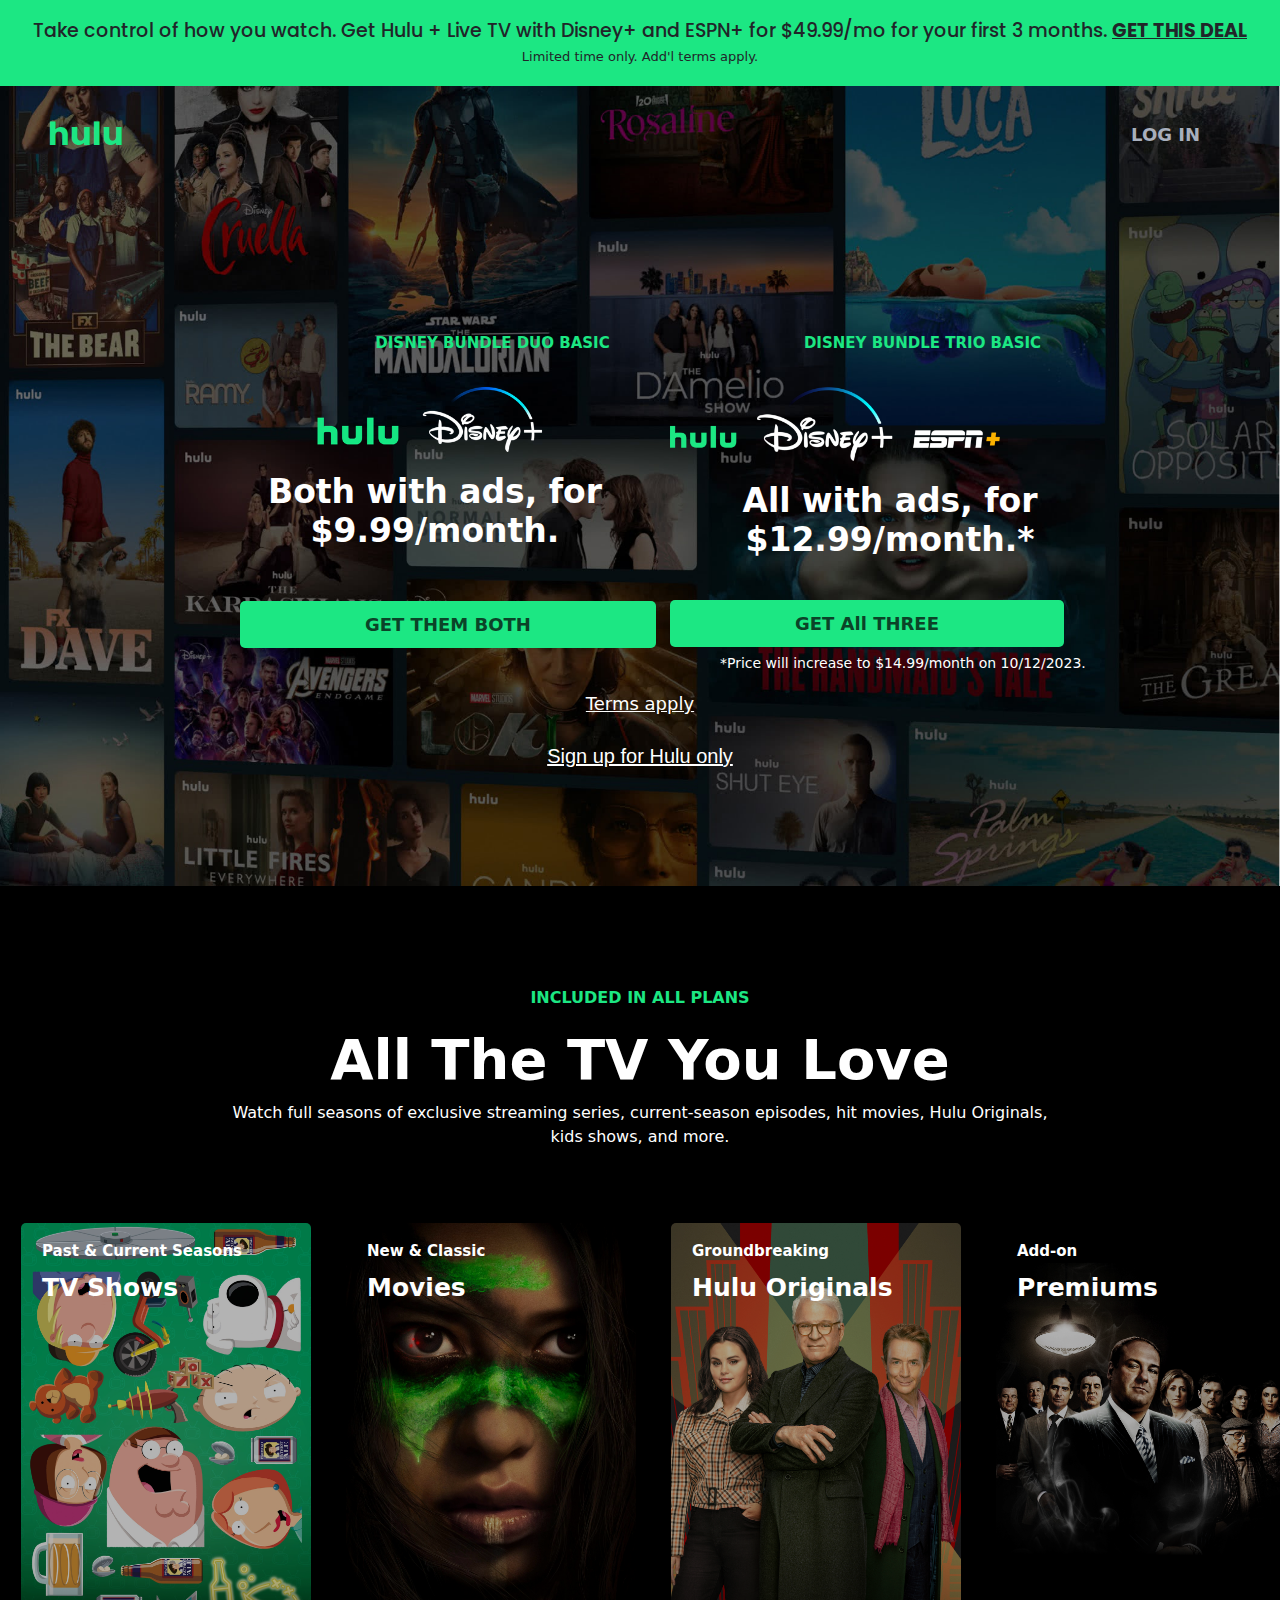
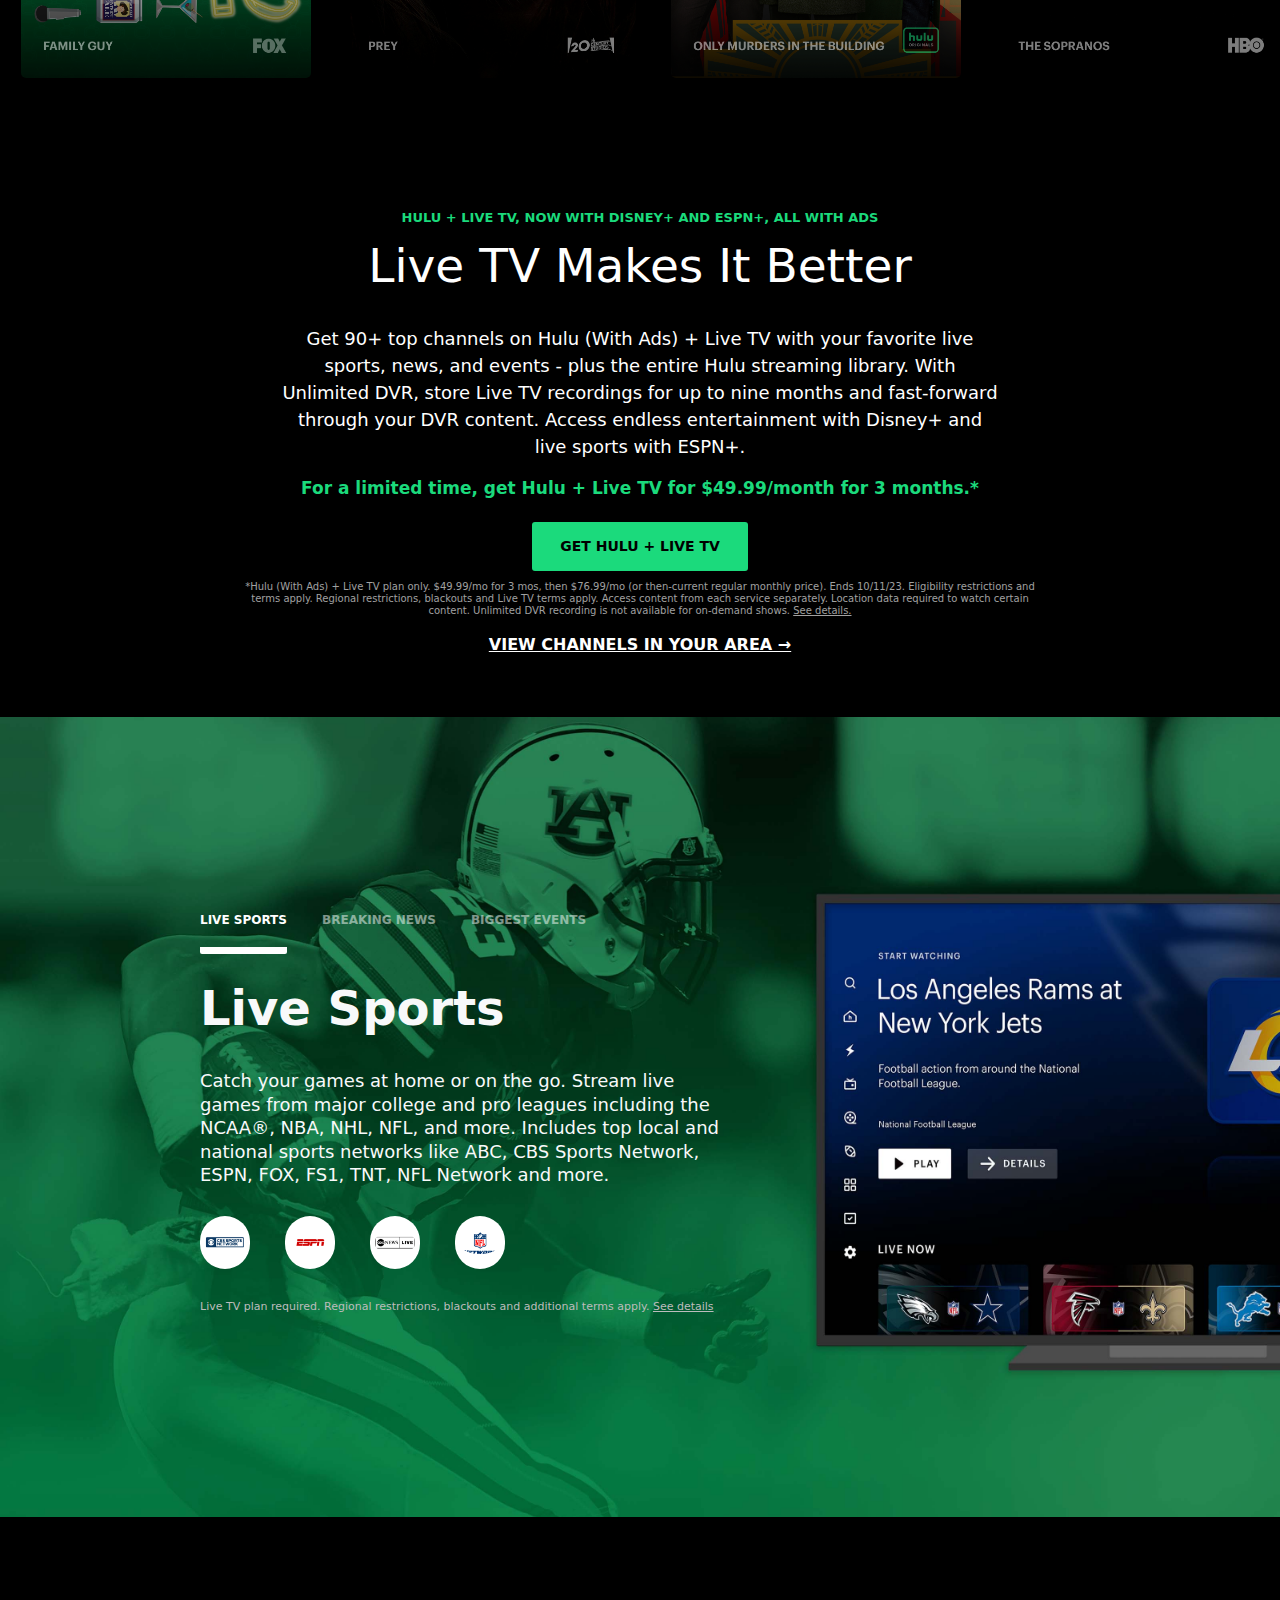
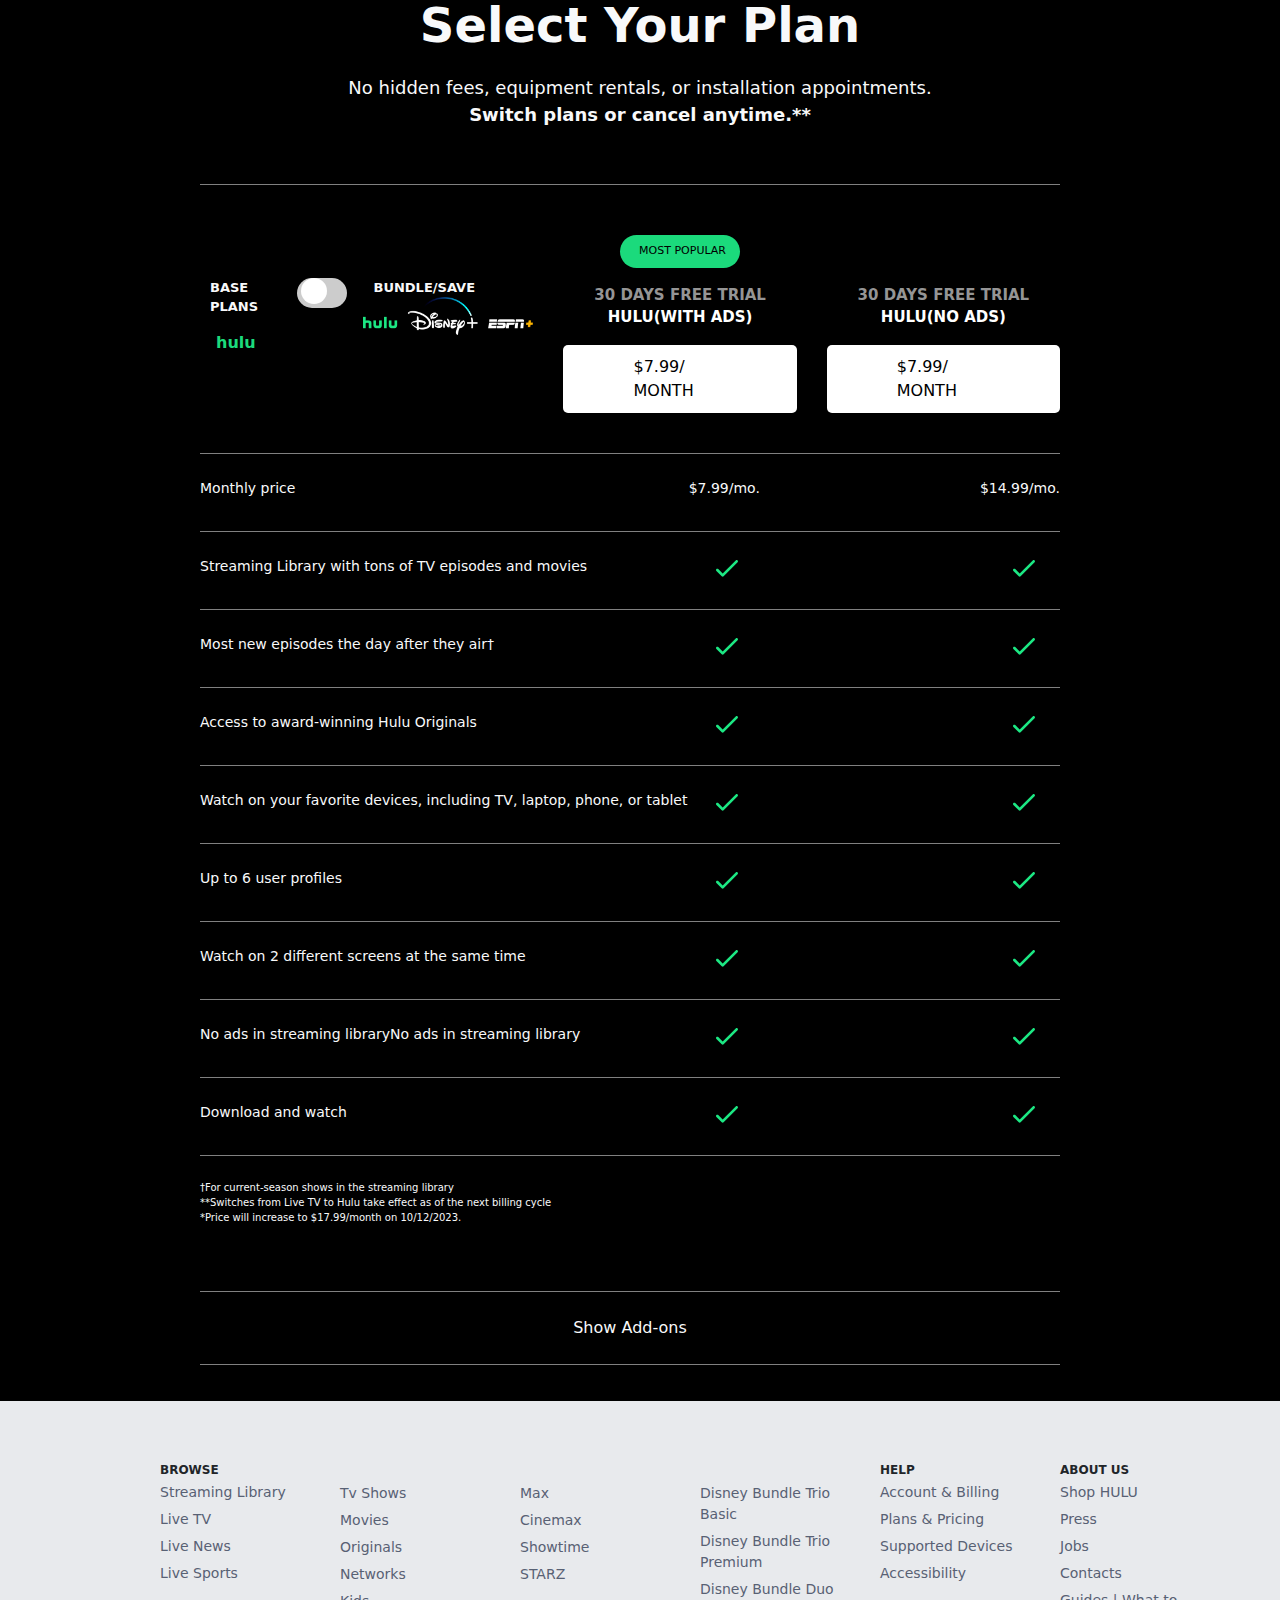
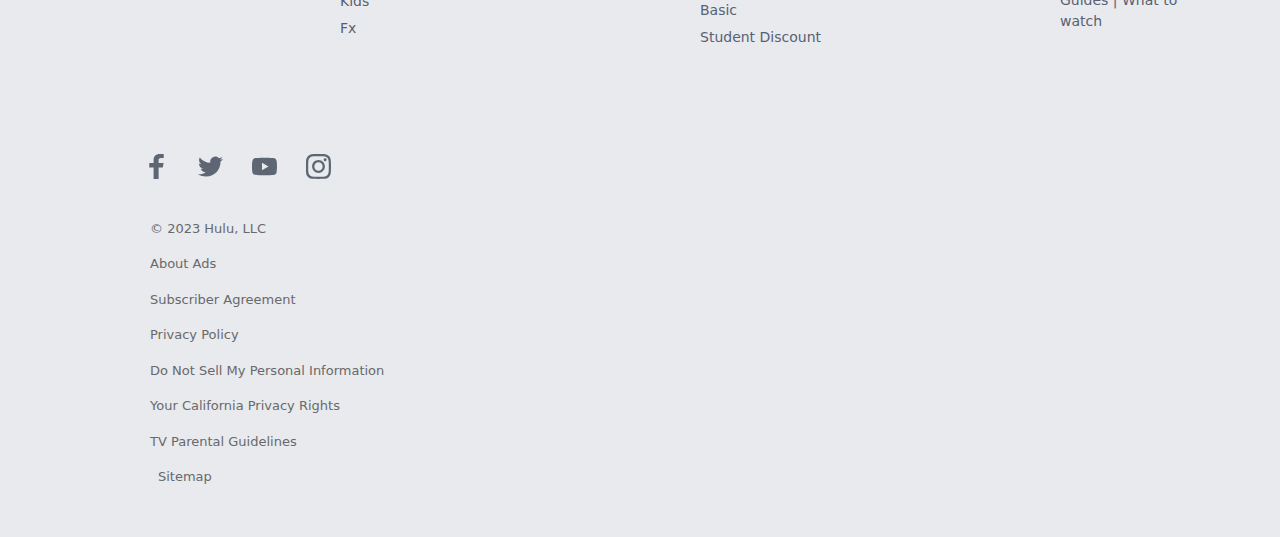
<file: index.html>
<!DOCTYPE html>
<html lang="en">
<head>
    <meta charset="UTF-8">
    <meta name="viewport" content="width=device-width, initial-scale=1.0">
    <title>hulu-clone</title>
    <link rel="stylesheet" href="style.css">
    <link rel="stylesheet" href="bootstrap-5.3.2-dist/css/bootstrap.css">
    <link rel="preconnect" href="https://fonts.googleapis.com">
<link rel="preconnect" href="https://fonts.gstatic.com" crossorigin>
<link href="https://fonts.googleapis.com/css2?family=Poppins:wght@400;500;600;700;800&display=swap" rel="stylesheet">
<link rel="stylesheet" href="signin.css">
</head>
<body>
    <header class="">
        <h3 align="center" class=" mb-0">Take control of how you watch. Get Hulu + Live TV with Disney+ and ESPN+ for $49.99/mo for your first 3 months. <span class="text-decoration-underline fw-bolder">GET THIS DEAL</span></h3>
        <p align="center" class="mt-1">Limited time only. Add'l terms apply.</p>
    </header>

  <div class="main1">
    <div class="d-flex justify-content-between align-items-center pt-4 button">
      <p class="ms-5">hulu</p>
    <a class="  text-decoration-none mb-3"   data-bs-toggle="modal" data-bs-target="#staticBackdrop" href="#">LOG IN</a>
    </div>

    <div  class="main1-sub-div ">
      <div class="main1-sub">
        <p align="center" class="fw-bold   main1-sub-head">DISNEY BUNDLE DUO BASIC</p>
        <div>
          <img  class="mt-3 " src="Images/MAIN1-image 2.png" alt="">
          
        </div>
        <p align="center" class="main1-sub-detail   ">Both with ads, for 
           $9.99/month.</p>
           <a class="text-decoration-none fw-bold" href="">GET THEM BOTH</a>
      </div>
  
      <div class="main2-sub ms-0">
        <p align="center" class="fw-bold   main1-sub-head">DISNEY BUNDLE TRIO BASIC</p>
        <div>
          <img  class="mt-3 image2 " src="Images/MAIN1-image 1.png" alt="">
          
        </div>
        <p align="center" class="main1-sub-detail  ">All with ads, for 
           $12.99/month.*</p>
           <a class="text-decoration-none fw-bold" href="">GET All THREE</a>
           <p class="mt-3 ">*Price will increase to $14.99/month on 10/12/2023.</p>
      </div>
    </div>

    <a align="center" class="d-block mb-4 link-1" href="#">Terms apply</a>
 
    <a align="center" class="d-block link-2" href=" signup.html">Sign up for Hulu only</a>

    
  </div>


  <div class="main02">
      <p align="center" class="head1">INCLUDED IN ALL PLANS</p>
      <h1 align="center" class="display-4 fw-bold head2">All The TV You Love</h1>
      <p align="center" class="pb-5 head3 ">Watch full seasons of exclusive streaming series, current-season episodes, hit movies, Hulu Originals, <br> kids shows, and more.</p>

      <div class=" ps-1 thumbnails">

        <div class="thumbnail-1 library_item-gradient me-2">
            <div class="thumbnail-1-img-div">
              <img class="thumbnail-1-img" src="Images/thumbnail-1.png" alt="">
              <p class="fw-bold  pt-3 ps-3 thumbnail-head">Past & Current Seasons</p> 

            <h5 class="fw-bold ps-3 thumbnail-foot">TV Shows</h5>
            </div>
          
             

          </div>

            
        <div class="thumbnail-1 library_item-gradient me-2">
          <div class="thumbnail-1-img-div">
            <img class="thumbnail-1-img" src="Images/thumbnail-2.jpg" alt="">
            <p class="fw-bold  pt-3 ps-3 thumbnail-head">New & Classic</p> 

          <h5 class="fw-bold ps-3 thumbnail-foot">Movies</h5>
          </div>
        
           

        </div>

        <div class="thumbnail-1 library_item-gradient me-2">
          <div class="thumbnail-1-img-div">
            <img class="thumbnail-1-img" src="Images/thumnail-3.png" alt="">
            <p class="fw-bold  pt-3 ps-3 thumbnail-head">Groundbreaking</p> 

          <h5 class="fw-bold ps-3 thumbnail-foot">Hulu Originals</h5>
          </div>
        
           

        </div>

        <div class="thumbnail-1 library_item-gradient me-2">
          <div class="thumbnail-1-img-div">
            <img class="thumbnail-1-img" src="Images/thumbnail-4.png" alt="">
            <p class="fw-bold  pt-3 ps-3 thumbnail-head">Add-on</p> 

          <h5 class="fw-bold ps-3 thumbnail-foot">Premiums</h5>
          </div>
        
           

        </div>

          <!-- <div class="thumbnail-2 library_item-gradient me-2">
            <p class="fw-bold  pt-4 ps-3">New & Classic</p> 

           <h5 class="fw-normal ps-3">Movies</h5>

         </div>

         <div class="thumbnail-3 library_item-gradient me-2">
          <p class="fw-bold  pt-4 ps-3">Groundbreaking</p> 

         <h5 class="fw-normal ps-3">Hulu Originals</h5>

       </div>

       <div class="thumbnail-4 library_item-gradient me-2">
        <p class="fw-bold  pt-4 ps-3">Add-on</p> 

       <h5 class="fw-normal ps-3">Premiums</h5>

     </div> -->
    
      </div>
      

      <div class="main02-bottom-details">
        <p class="head-1">HULU + LIVE TV, NOW WITH DISNEY+ AND ESPN+, ALL WITH ADS</p>

        <h1 class="head-2 ">Live TV Makes It Better</h1>
  
        <p align="center" class="head-3">Get 90+ top channels on Hulu (With Ads) + Live TV with your favorite live sports, news, and events - plus the entire Hulu streaming library. With Unlimited DVR, store Live TV recordings for up to nine months and fast-forward through your DVR content. Access endless entertainment with Disney+ and live sports with ESPN+.</p>
  
        <p  class="head-4">For a limited time, get Hulu + Live TV for $49.99/month for 3 months.*</p>

        <a class=" text-decoration-none fw-bold head-5" href="#">GET HULU + LIVE TV</a>

        <p align="center" class="head-6">*Hulu (With Ads) + Live TV plan only. $49.99/mo for 3 mos, then $76.99/mo (or then-current regular monthly price). Ends 10/11/23. Eligibility restrictions and terms apply. Regional restrictions, blackouts and Live TV terms apply. Access content from each service separately. Location data required to watch certain content. Unlimited DVR recording is not available for on-demand shows. <span><a href="#">See details.</a></span></p>

        <a class="head-7 fw-bold" href="#"> VIEW CHANNELS IN YOUR AREA →</a>
      </div>

     

  </div>


  <div class="main03">
      
        
      
      <div class="header">
          <a class="a1" href="#">LIVE SPORTS</a>
          <a class="a2" href="#">BREAKING NEWS</a>
          <a class="a3" href="#">BIGGEST EVENTS</a>
      </div>

      <h1 class="display-5  fw-bold text-light">Live Sports</h1>
      <p class="text-light nba ">Catch your games at home or on the go. Stream live games from major college and pro leagues including the NCAA®, NBA, NHL, NFL, and more. Includes top local and national sports networks like ABC, CBS Sports Network, ESPN, FOX, FS1, TNT, NFL Network and more.</p>

      <div class="sport-images">
          <img src="Images/sport-3.png" alt="">
          <img src="Images/sport-4.png" alt="">
          <img src="Images/sport-1.png" alt="">
          <img src="Images/sport-2.png" alt="">
      </div>
      <p  class="footer">Live TV plan required. Regional restrictions, blackouts and additional terms apply. <span><a href="#">See details</a></span> </p>
  </div>

  <div class="main04">
      <h1 align="center" class="text-light fw-bold display-5">Select Your Plan</h1>
      <p align="center" class="text-light hidden">No hidden fees, equipment rentals, or installation appointments.</p>
      <p align="center" class="text-light plans fw-bold ">Switch plans or cancel anytime.**</p>

      <div class="main04-sub-div">
        <div class="sub-1 d-flex ">
            <div class="base-plans">
              <p class="text-light me-3 base-plans-1">BASE PLANS</p>
              <p  class="hulu ms-3">hulu</p>
            </div>
            <label class="switch me-3">
              <input type="checkbox">
              <span class="slider round"></span>
            </label> 
           
            <div class="base-plans">
              <p class="text-light base-plans-1">BUNDLE/SAVE</p>
             <img src="Images/MAIN1-image 1.png" alt="">
            </div>    
        </div>
        <div class="d-flex main222">
            <div class="d-flex main04-sub-div-2">
              <p class="head1 ">MOST POPULAR</p>
              <P class="head2 ">30 DAYS FREE TRIAL </p>
             <p class="head3"> HULU(WITH ADS) </P>
              <a class="head4" href="#">$7.99/ MONTH</a>
            </div>

            <div class="d-flex main04-sub-div-22">
              <!-- <p class="head1 ">MOST POPULAR</p> -->
              <P class="head2 ">30 DAYS FREE TRIAL </p>
             <p class="head3"> HULU(NO ADS) </P>
              <a class="head4" href="#">$7.99/ MONTH</a>
            </div>
        </div>
      </div>

      <div class="list-div d-flex pt-4 pb-3">
         <p class="text-light aa-1">Monthly price</p>
         <div class="bbcc">
          <p class="text-light bb-1">$7.99/mo.</p>
          <p class="text-light cc-1 ">$14.99/mo.</p>
         </div>
         
      </div>

      <div class="list-div d-flex pt-4 pb-3">
        <p class="text-light aa">Streaming Library with tons of TV episodes and movies</p>
        <div class="bbcc-1">
          <img class="bb ps-3" src="Images/green-tick.svg" alt="">
          <img class="cc " src="Images/green-tick.svg" alt="">
        </div>
      
     </div>

     <div class="list-div d-flex pt-4 pb-3">
      <p class="text-light aa">Most new episodes the day after they air†</p>
      <div class="bbcc-1">
        <img class="bb ps-3" src="Images/green-tick.svg" alt="">
        <img class="cc " src="Images/green-tick.svg" alt="">
      </div>
     
    </div>


   <div class="list-div d-flex pt-4 pb-3">
    <p class="text-light aa">Access to award-winning Hulu Originals</p>
    <div class="bbcc-1">
      <img class="bb ps-3" src="Images/green-tick.svg" alt="">
      <img class="cc " src="Images/green-tick.svg" alt="">
    </div>
  
    </div>

  <div class="list-div d-flex pt-4 pb-3">
  <p class="text-light aa">Watch on your favorite devices, including TV, laptop, phone, or tablet</p>
  <div class="bbcc-1">
    <img class="bb ps-3" src="Images/green-tick.svg" alt="">
    <img class="cc " src="Images/green-tick.svg" alt="">
  </div>
   
  </div>

  <div class="list-div d-flex pt-4 pb-3">
  <p class="text-light aa">Up to 6 user profiles</p>
  <div class="bbcc-1">
    <img class="bb ps-3" src="Images/green-tick.svg" alt="">
    <img class="cc " src="Images/green-tick.svg" alt="">
  </div>
 
  </div>

  <div class="list-div d-flex pt-4 pb-3">
  <p class="text-light aa">Watch on 2 different screens at the same time</p>
  <div class="bbcc-1">
    <img class="bb ps-3" src="Images/green-tick.svg" alt="">
    <img class="cc " src="Images/green-tick.svg" alt="">
  </div>
  
  </div>

  <div class="list-div d-flex pt-4 pb-3">
    <p class="text-light aa">No ads in streaming libraryNo ads in streaming library</p>
    
    <div class="bbcc-1">
      <img class="bb ps-3" src="Images/green-tick.svg" alt="">
      <img class="cc " src="Images/green-tick.svg" alt="">
    </div>
   
    </div>

    <div class="list-div d-flex pt-4 pb-3">
      <p class="text-light aa">Download and watch</p>
      <div class="bbcc-1">
        <img class="bb ps-3" src="Images/green-tick.svg" alt="">
        <img class="cc " src="Images/green-tick.svg" alt="">
      </div>
     
      </div>

     <p class="list-p pt-4 text-light">†For current-season shows in the streaming library  <br>
      **Switches from Live TV to Hulu take effect as of the next billing cycle <br>
      *Price will increase to $17.99/month on 10/12/2023.</p>

      <div class="footer">
        <p align="center" class="text-light pt-4 pb-4">
          Show Add-ons
        </p>
      </div>
      
  </div>

  <div class="main05">
    <div class="head d-flex">
      <div class="aa d-flex">
          <p>BROWSE</p>
          <a href="#"> Streaming Library</a>
          <a href="#">Live TV</a>
          <a href="#"> Live News</a>
          <a href="#">Live Sports</a>
      </div>

      <div class="aa ab d-flex ">
        <p class="d-none">BROWSE</p>
        <a href="#"> Tv Shows</a>
        <a href="#">Movies</a>
        <a href="#"> Originals</a>
        <a href="#">Networks</a>
        <a href="#"> Kids</a>
        <a href="#">Fx</a>
    </div>

    <div class="aa ab d-flex ">
      <p class="d-none">BROWSE</p>
      <a href="#"> Max</a>
      <a href="#">Cinemax</a>
      <a href="#"> Showtime</a>
      <a href="#">STARZ</a>
     
  </div>

  <div class="aa ab d-flex ">
    <p class="d-none">BROWSE</p>
    <a href="#"> Disney Bundle Trio Basic</a>
    <a href="#">Disney Bundle Trio Premium</a>
    <a href="#"> Disney Bundle Duo Basic</a>
    <a href="#">Student Discount</a>
    
</div>

<div class="aa d-flex">
  <p>HELP</p>
  <a href="#"> Account & Billing</a>
  <a href="#">Plans & Pricing</a>
  <a href="#"> Supported Devices</a>
  <a href="#">Accessibility</a>
</div>

<div class="aa d-flex">
  <p>ABOUT US</p>
  <a href="#"> Shop HULU</a>
  <a href="#">Press</a>
  <a href="#"> Jobs</a>
  <a href="#">Contacts</a>
  <a href="#">Guides | What to watch</a>
</div>
    </div>

    <div class="bottom">
        <div>
          <img src="Images/facebook.svg" alt="">
          <img src="Images/twitter.svg" alt="">
          <img src="Images/youtube.svg" alt="">
          <img src="Images/instagram.svg" alt="">
        </div>

        <div class="bottom-2 ">
          <p>© 2023 Hulu, LLC</p>
          <p>About Ads</p>
          <p>Subscriber Agreement</p>
          <p>Privacy Policy</p>
          <p>Do Not Sell My Personal Information</p>
          <p>Your California Privacy Rights</p>
          <p>TV Parental Guidelines</p>
        </div>
        <p class="para">Sitemap
        </p>
    </div>
  </div>


  
<div class="modal fade"  id="staticBackdrop"   tabindex="-1" aria-labelledby="staticBackdropLabel" aria-hidden="true">
  <div class="modal-dialog" >
    <div class="modal-content" style="width: 700px;  margin-left: -100px; 
    @media (max-width: 475px) {
      width: 350px;
    } ">
      <div class="modal-header" style="border: none;">
        
        <button type="button" class="btn-close" style="border: none;" data-bs-dismiss="modal" aria-label="Close"></button>
      </div>
      <div class="modal-body " >
        <div class="signin">
          <h2>Log IN</h2>
          <p class="head-story">You will use this email and password to log into your accounts for all your favorite services across The Walt Disney Family of Companies, including Disney+, Hulu and ESPN+. <span><a href="#">learn more</a></span></p>
      
          <div class="forrm">
              <p>Email</p>
              <input type="email" >
      
          </div>
          <div class="forrm">
  
  
              <p >Password</p>
              <input type="email" >
          </div>
  
  
          <p class="forget">Forgot your email or password?</p>
      
          <button>Log In</button>
  
          <p class="bottom-story">Don't have an account? <span><a href="#">Start your free trial</a></span> </p>
      </div>
      </div>
      <!-- <div class="modal-footer">
        <button type="button" class="btn btn-secondary" data-bs-dismiss="modal">Close</button>
        <button type="button" class="btn btn-primary">Understood</button>
      </div> -->
    </div>
  </div>
</div>


</body>


<script src="https://cdn.jsdelivr.net/npm/bootstrap@5.3.2/dist/js/bootstrap.bundle.min.js" integrity="sha384-C6RzsynM9kWDrMNeT87bh95OGNyZPhcTNXj1NW7RuBCsyN/o0jlpcV8Qyq46cDfL" crossorigin="anonymous"></script>
</html>
</file>
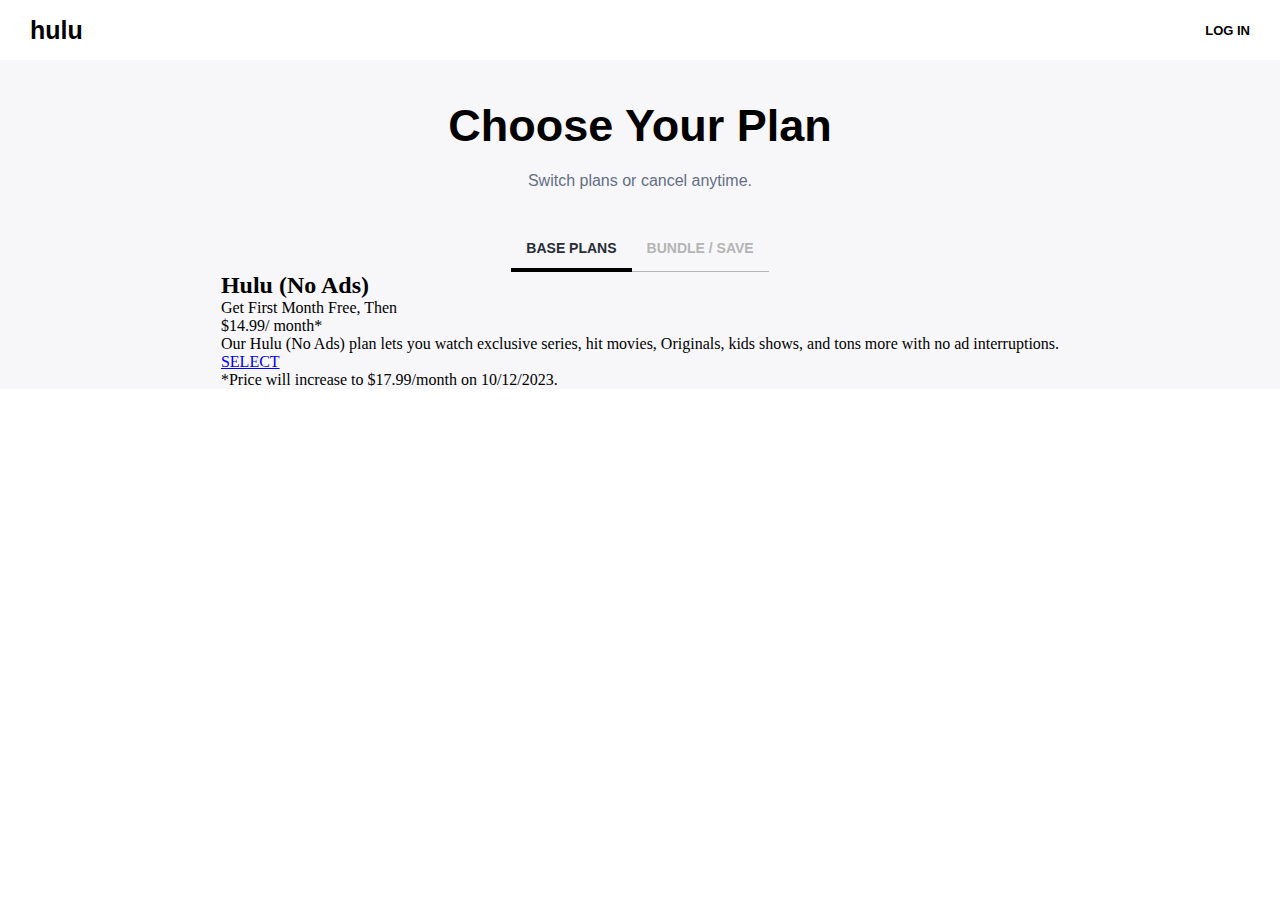
<file: signup.html>
<!DOCTYPE html>
<html lang="en">
<head>
    <meta charset="UTF-8">
    <meta name="viewport" content="width=device-width, initial-scale=1.0">
    <title>Sign in</title>
    <link rel="stylesheet" href="signup.css">
</head>
<body>
   <header>
    <p>hulu</p>
    <a href="#">LOG IN</a>
   </header>
    
   <div class="main1">
    <h1>Choose Your Plan</h1>
     <p class="switch">Switch plans or cancel anytime.</p>

     <div class="baseplan-div">
        <p class="pa">BASE PLANS</p>
        <P class="pb">BUNDLE / SAVE </P>
     </div>

     <div>
        <div class="thumbnail">
            <h2>Hulu (No Ads)</h2>
            <p>Get First Month Free, Then</p>

            <p>$14.99/ month*</p>

            <p>Our Hulu (No Ads) plan lets you watch exclusive series, hit movies, Originals, kids shows, and tons more with no ad interruptions.</p>

            <a href="#">SELECT</a>

            <p>*Price will increase to $17.99/month on 10/12/2023.</p>

        </div>
     </div>

   </div>
</body>
</html>
</file>
<file: style.css>
*{
  margin: 0;
  padding: 0;
  box-sizing: border-box; 
}

header {
  background-color: #1CE783;
  padding-top: 20px;
}

header h3{
  font-size: 19px;
  font-family: 'Poppins', sans-serif;

}

header p{
  font-size: 13px;
  padding-bottom: 20px;
  margin-bottom: 0px;
}



.main1 {
  background-image: url(Images/hulu_background.jpg);
  height: 800px;
  background-size: auto 100%;
  /* background-size: 127% 100%; */
  background-position: right;

}

/* .main1 div{
 
} */

.main1 .button p{
  color: #1CE783;
  font-size: 32px;
  font-weight: bolder;
  font-family: 'Poppins', sans-serif;
}


.main1 .button a {
  color: #A8AFBD;
  font-size: 18px;
  font-weight: bold;
  margin-right: 80px;
}

.main1-sub-div{
display: flex;
justify-content: center;
 
} 

.main1-sub{
  margin-top: 158px;
  margin-left: 60px;
  width: 430px; 
  min-width: 430px;
}

.main2-sub{
  margin-top: 158px;
  margin-left: 370px;
  width: 430px;
  min-width: 430px;

 
 
}

.main1-sub .main1-sub-head{
  color: #1CE783;
  font-size: 15px;
  margin-left: 75px;

}

.main2-sub .main1-sub-head{
  color: #1CE783;
  font-size: 15px;
  margin-left: 75px;

}

.main1-sub .main1-sub-detail{
  color: white;
  font-size: 33px;
  margin-bottom: 60px;
  margin-right: 40px;
  line-height: 1.2;
  font-weight: bold;
  margin-top: 20px;
}

.main2-sub .main1-sub-detail{
  color: white;
  font-size: 33px;
  margin-bottom: 50px;
  margin-right: 40px;
  line-height: 1.2;
  font-weight: bold;
  margin-top: 20px;
}

.main1-sub img{
  width: 230px;
  margin-left: 75px;
  margin-right: 80px;
 
}

.main1-sub a{
  color: #0B4328;
  background-color: #1CE783;
  padding: 13px 125px;
  border-radius: 5px;
  font-size: 18px;
  margin-top: 100px;

}

.main2-sub a{
  color: #0B4328;
  background-color: #1CE783;
  padding: 13px 125px;
  border-radius: 5px;
  font-size: 18px;
  margin-top: 100px;

}

.main1-sub a:hover{

background-color: #55e79e;
transition: 0.2s;


}

.main2-sub a:hover{
transition: 0.2s;
background-color: #55e79e;


}

.main1-sub a:hover, .main2-sub a:hover{
background-color: #53ffa9;
transition: 0.2s;
}

.image2{
  width: 330px;
}


.main2-sub p{
  color: white;
  font-size: 14px;
  margin-left: 50px;

}

.main1 .link-1 {
  color: white;
  font-size: 18px;
} 

.main1 .link-2 {
  color: white;
  font-size: 20px;
  font-family: Verdana, Geneva, Tahoma, sans-serif;
} 



.main02 {
  background-color: black;
  
}

.main02 .head1{
  color: #1CE783;
  font-weight: bold;
  padding-top: 100px;
}

.main02 .head2{
  color: white;
  font-weight: bold;

} 

.main02 .head3{
  color: white;
  font-size: 16px;
  

}



.main02 div .thumbnail-1 .thumbnail-1-img{
background-position: center;
background-size: cover;
width: 100%;
height: 100%;
opacity: 70%;
border-radius: 5px;

}

.main02 div .thumbnail-1 .thumbnail-1-img:hover{
opacity: 40%;
transition: .1s ease-in-out;
}
.main02 div .thumbnail-1 .thumbnail-head{
position: absolute;
top: 1px;
left: 5px;
font-weight: bold;
font-size: 15px;
}

.main02 div .thumbnail-1 .thumbnail-foot{
position: absolute;
top: 50px;
left: 5px;
font-size: 25px;
}

.main02 div .thumbnails{
height: 490px;


}

.main02 .thumbnails{
display: grid;
grid-template-columns: 1fr 1fr 1fr 1fr;
}

.main02 div .thumbnail-1{
height: 475px;
  min-width: 310px;
  max-width: 310px;
  max-height: 485px;
  justify-content: center;
  align-items: center;
  display: flex;
  border-radius: 10px;
  margin-left: 7px;
}

.main02 div .thumbnail-1 .thumbnail-1-img-div{
width: 290px;
height: 455px;
position: relative;

}

/* .main02 div .thumbnail-2{
 
  background-image: url(Images/thumbnail-2.jpg);
  height: 425px;
  min-width: 290px;
  background-position: center;
  background-size: cover;
  border-radius: 10px;
  margin-left: 27px;
  opacity: 70%;
}

.main02 div .thumbnail-3{
 background-image: url(Images/thumnail-3.png);
 opacity: 70%;
 
  height: 425px;
  min-width: 290px;
  background-position: center;
  background-size: cover;
  border-radius: 10px;
  margin-left: 27px;
 
  
}

.main02 div .thumbnail-4{
 opacity: 70%;
  background-image: url(Images/thumbnail-4.png);
  height: 425px;
  max-width: 290px;
  min-width: 290px;
  background-position: center;
  background-size: cover;
  border-radius: 10px;
  margin-left: 27px;
 
} */
/* 
.main02 div .thumbnail-4:hover, .main02 div .thumbnail-3:hover, .main02 div .thumbnail-2:hover, .main02 div .thumbnail-1:hover {
  border: 4px solid rgb(92, 90, 90);
 transition: .1s ease-in-out;
 cursor: pointer;
} */

.main02 .thumbnails .thumbnail-1:hover{
border: 4px solid rgb(92, 90, 90);
transition: .1s ease-in-out;
cursor: pointer;
}

.main02 div .thumbnail-1 p, .main02 div .thumbnail-2 p, .main02 div .thumbnail-3 p,.main02 div .thumbnail-4 p{
  color: white;
  font-size: 12px;
  
}

.main02 div .thumbnail-1 h5, .main02 div .thumbnail-2 h5, .main02 div .thumbnail-3 h5, .main02 div .thumbnail-4 h5{
  color: white;

}

.thumbnails{
  padding-bottom: 120px;
 
}

.main02-bottom-details{
 
 
  align-items: center;
  display: flex;
  justify-content: center;
  flex-direction: column;
}

.main02-bottom-details .head-1{
  color: #1BDA7C;
  margin-bottom: 0px;
  font-size: 13px;
  font-weight: bold;
}

.main02-bottom-details .head-2{
  color: white;
  font-size: 47px;
  margin-bottom: 31px;
  margin-top: 10px;
}

.main02-bottom-details .head-3{
  color: white;
  font-size: 18px;
  max-width: 720px;

}

.main02-bottom-details .head-4{
  color: #1BDA7C;
  margin-bottom: 0px;
  font-size: 17px;
  font-weight: bold;

}

.main02-bottom-details .head-5{
 margin-top: 20px;
 margin-bottom: 10px;
 color: black;
background-color: #1BDA7C;
border-radius: 3px;
padding: 14px 28px;
font-size: 14px;
}

.main02-bottom-details .head-5:hover{

background-color: #47e998;

}

.main02-bottom-details .head-6{
 font-size: 10px;
 color: rgb(161, 161, 161);
 max-width: 800px;
 line-height: 1.2;
}

.main02-bottom-details .head-6 span a{
  font-size: 10px;
  color: rgb(161, 161, 161);
  
 
}

.main02-bottom-details .head-7{
 color: white;
 margin-bottom: 60px;
}


.main03{
  background-image: url(Images/main-3-image.jpg);
  
  height: 800px;
  background-position: center top;
  background-size: 100% 103%;

 
}

.main03 .header{
  margin-left: 200px;
  padding-top: 190px;
  
}


.main03 .header a{
  color: white;
  text-decoration: none;
  font-size: 12px;
  margin-right: 30px;
  font-weight: bold;
  opacity: 50%;
}

.main03 .header .a1{
  opacity: 100%;
  border-bottom: 7px solid white;
  border-radius: 2px;
  padding-bottom: 20px;
}

.main03 h1{
  margin-left: 200px;
  margin-top: 49px;
}

.main03 .nba{
  margin-left: 200px;
  margin-top: 32px;
  max-width: 530px;
  font-size: 18px;
  line-height: 1.3;
}

.main03 .sport-images{
  margin-left: 200px;
  margin-top: 30px;
  margin-bottom: 30px;
}


.main03 img{
  width: 50px;
 padding: 15px 5px;
  border-radius: 90px;
  margin-right: 30px;
  background-color: white;
}

.main03 .footer{
  font-size: 11px;
  color: rgb(188, 188, 188);
  margin-left: 200px;
}

.main03 .footer span a{
  font-size: 11px;
  color: rgb(188, 188, 188);
  
}


.main04 {
  background-color: hsl(0, 0%, 0%);
 
 
}

.main04-sub-div{
  margin-left: 200px;
  margin-right: 220px;
  border-top: 1px solid gray;
  background-color: black;
  
  /* padding-top: 80px; */
  padding-top: 50px;
  padding-bottom: 40px;
  display: flex;
  align-items: center;
  position: sticky;
  top: 0;

}

.main04 h1{
  padding-top: 80px;
}

.main04 .hidden{
 font-size: 18px;
 margin-top: 20px;
 margin-bottom: 0px;
}

.main04 .plans{
  font-size: 18px;
  margin-top: 0px;
  padding-bottom: 40px;
 
 }

 .switch {
  position: relative;
  display: inline-block;
  width: 60px;
  height: 30px;
}

/* Hide default HTML checkbox */
.switch input {
  opacity: 0;
  width: 0;
  height: 0;
}

/* The slider */
.slider {
  position: absolute;
  cursor: pointer;
  top: 0;
  left: 0;
  right: 0;
  bottom: 0;
  background-color: #ccc;
  -webkit-transition: .4s;
  transition: .4s;
}

.slider:before {
  position: absolute;
  content: "";
  height: 26px;
  width: 26px;
  left: 4px;
  bottom: 4px;
  background-color: white;
  -webkit-transition: .4s;
  transition: .4s;
}

input:checked + .slider {
  background-color: #2196F3;
}

input:focus + .slider {
  box-shadow: 0 0 1px #2196F3;
}

input:checked + .slider:before {
  -webkit-transform: translateX(26px);
  -ms-transform: translateX(26px);
  transform: translateX(26px);
}

/* Rounded sliders */
.slider.round {
  border-radius: 34px;
}

.slider.round:before {
  border-radius: 50%;
}

.hulu {
  color: #1BDA7C;
  margin-top: 14px;
  font-weight: bold;
}

.base-plans img{
  width: 170px;
}

.base-plans-1{
  font-size: 13px;
  font-weight: bold;
  margin-bottom: 0px;
  margin-left: 10px;
}

.main04-sub-div-2{
  flex-direction: column;
  margin-left: 30px;
  display: flex;
  justify-content: center;
  align-items: center;
}

.main04-sub-div-22{
  flex-direction: column;
  margin-left: 30px;
  display: flex;
  justify-content: end;
  align-items: center;
}
.main04-sub-div-2 .head1{
  color: black;
  background-color: #1BDA7C;
  width: 120px;
  padding-top: 8px ;
  padding-bottom:  8px;
  align-items: center;
  padding-left: 19px;
  font-size: 11px;
  border-radius: 20px;
}

/* .main04-sub-div-22 .head1{
 display: ;
} */


.main04-sub-div-2 .head2, .main04-sub-div-22 .head2{
      font-size: 15px;
      color: rgb(149, 149, 149);
      font-weight: bold;
      margin-bottom: 0px;

}

.main04-sub-div-2 .head3, .main04-sub-div-22 .head3{
  font-size: 15px;  
  color: white;
  font-weight: bold;
  margin-top: 0px;
  
}

.main04-sub-div-2 .head4, .main04-sub-div-22 .head4{
 text-decoration: none;
 color: black;
 background-color: white;
 padding: 10px 70px;
 border-radius: 5px;
  
}

.main04 .list-div{
margin-left: 200px;
border-top: 1px solid gray;
margin-right: 220px;


}

.main04 .list-p{
margin-left: 200px;
padding-left: 0px;
border-top: 1px solid gray;
margin-right: 220px;
font-size: 10px;
padding-bottom: 50px;


}





.main04 .list-div .aa{
width: 500px;
font-size: 14px;

}

.main04 .list-div .aa-1{
width: 500px;
font-size: 14px;

}

.main04 .list-div .bb{
margin-right: 200px;
font-size: 14px;
}

.main04 .list-div .bb-1{
margin-right: 200px;
font-size: 14px;
}

.bbcc{
  display: flex;
align-items: center;
justify-content: center;


margin-left: 0px;
margin-top: 0px;

}

.main04 .list-div .cc{
margin-left: 70px;

}

.main04 .list-div .cc-1{
margin-left: 20px;
font-size: 14px;
}

.main04 .footer{
border-top: 1px solid gray;
padding-bottom: 20px;
margin-left: 200px;
margin-right: 220px;
}

.main04 .footer p{
border-bottom: 1px solid gray;
}

.main05{
background-color: #E8EAED;
padding-bottom: 0px;
margin-bottom: -17px;
}

.main05 .head{
padding-left: 160px;
padding-top: 60px;
padding-bottom: 100px;


}

.main05 .head .aa{
flex-direction: column;
margin-right: 40px;
}

.main05 .head .ab{
margin-top: 22px;
}

.main05 .head .aa p{
font-size: 12px;
font-weight: bold;
margin-bottom: 3px;
}

.main05 .head .aa a{
font-size: 14px;
text-decoration: none;
color: #586174;
width: 140px;

margin-bottom: 6px;

}

.main05 .bottom{
margin-left: 120px;
}

/* .main05 .bottom div {

} */

.main05 .bottom div img{
width: 25px;
height: 25px;
margin-left: 24px;
}

.main05 .bottom p{
font-size: 13px;
color: #69696b;
margin-right: 30px;

}

.main05 .bottom-2 p{
font-size: 13px;
color: #69696b;
margin-right: 30px;

}

.main05 .bottom-2{
margin-left: 30px;
margin-top: 40px;
} 

.main05 .bottom .para{
margin-left: 38px;
padding-bottom: 50px;
}



/* Responsivenes */


@media (max-width: 475px) {


.header {
  width: 98%;
  

  margin-bottom: 50px;

}

header h3{
padding-top: -10px;
font-size: 12px;
font-family: 'Poppins', sans-serif;
margin-left: 0px;

margin-top: 0px;
padding-right: 16px;
padding-bottom: 2px;
padding-left: 6px;
margin-right: 0px;
max-width: 90%;
text-align: center;
font-weight: bold;

}

header p{
font-size: 10px;
padding-left: 0px;
padding-right: 10px;

padding-bottom: 7px;

}

.main1{
overflow-x: hidden;
height: 650px;
}

.main1 a{
margin-right: 10px;
text-align: center;
}

*/

.main1-sub-div{
display: flex;
justify-content: flex-start;
margin-left: -40px;
/* padding-left: -69px; */
margin-left: 0px;
border: 1px solid green;
margin-top: 0px;
 
} 

.main1-sub{
  margin-top: 95px;
  
  margin-right: 50px;
  margin-left: -5px;
  width: 140px; 
  min-width: 140px;

  
}

.main2-sub{
  margin-top: 95px;
  margin-left: 7px;
  width: 140px;
  min-width: 140px;
  


}


.main1-sub .main1-sub-head{
color: #1CE783;
font-size: 12px;
margin-left: 5px;
margin-bottom: 0px;
padding-bottom: 0px;
}

.main2-sub .main1-sub-head{
color: #1CE783;
font-size: 12px;
margin-left: 5px;
margin-bottom: 0px;
padding-bottom: 0px;

}

.main1-sub .main1-sub-detail{
color: white;
font-size: 14px;
margin-bottom: 60px;
margin-right: 5px;

line-height: 1.4;
/* border: 1px solid yellow; */
font-weight: bolder;
margin-top: 20px;
margin-bottom: 14px;

}

.main2-sub .main1-sub-detail{
color: white;
font-size: 14px;
margin-bottom: 50px;
margin-top: 0px;
margin-right: 5px;
line-height: 1.4;

/* border: 1px solid yellow; */
font-weight: bolder;
margin-top: 18px;
margin-bottom: 14px;

}

.main1-sub img{
width: 80px;
margin-left: 19%;
margin-right: 5px;
/* border: 1px solid blue; */
margin-top: 0px;

}
.image2{
width: 120px;
/* border: 1px solid blue; */
margin-top: 0px;

}

.main1-sub a{
color: #0B4328;
background-color: #1CE783;
padding: 13px 5px;
border-radius: 5px;
font-size: 12px;
font-weight: bold;
margin-top: 33px;
margin-left: 10px;



}

.main2-sub a{
color: #0B4328;
background-color: #1CE783;
padding: 13px 5px;
border-radius: 5px;
font-size: 12px;
margin-top: 31px;
font-weight: bold;
margin-left: 20px;

}




.main2-sub p{
color: white;
font-size: 9px;
margin-left: 0px;
text-align: center;




}

.main1 .link-1 {
color: white;
font-size: 14px;
margin-top: 14px;
} 

.main1 .link-2 {
color: white;
font-size: 16px;
font-family: Verdana, Geneva, Tahoma, sans-serif;
margin-top: 10px;
} 

.main02 {
overflow-x: hidden;
}

.main02 .thumbnails{
display: grid;
grid-template-columns: 1fr 1fr;
}

.main02 div .thumbnail-1 .thumbnail-1-img-div{
width: 178px;
height: 280px;
position: relative;

margin-bottom: 30px;
}

.main02 .thumbnails .thumbnail-1{
/* border: 1px solid red; */
padding-top: 40px;
height: 270px;
min-width: 168px;
max-width: 168px;
/* max-height: 85px; */
justify-content: center;
align-items: center;
display: flex;
border-radius: 15px;
margin-left: 7px;
margin-right: -35px;
margin-bottom: 33px;

}

.main02 div .thumbnail-1 .thumbnail-head{
position: absolute;
top: 1px;
left: 5px;
font-weight: bold;
font-size: 12px;

}

.main02 div .thumbnail-1 .thumbnail-foot{
position: absolute;
top: 40px;
left: 5px;
font-size: 20px;

}

.main02 .head1{
color: #1CE783;
font-weight: bold;
padding-top: 48px;
font-size: 12px;

}

.main02 .head2{
color: white;
font-weight: bold;



}

.main02 .head3{
color: white;
font-size: 16px;
padding-left: 20px;
padding-right: 20px;
text-align: center;


}

.main02-bottom-details{
 
 
align-items: center;
display: flex;
justify-content: center;
flex-direction: column;
}

.main02-bottom-details .head-1{
color: #1BDA7C;
margin-bottom: 0px;
font-size: 10px;
font-weight: bold;
}

.main02-bottom-details .head-2{
color: white;
font-size: 32px;
margin-bottom: 31px;
margin-top: 10px;
}

.main02-bottom-details .head-3{
color: white;
font-size: 16px;
max-width: 720px;
margin-left: 30px;
margin-right: 30px;


}

.main02-bottom-details .head-4{
color: #1BDA7C;
margin-bottom: 0px;
font-size: 17px;
font-weight: bold;
text-align: center;

}

.main02-bottom-details .head-5{
margin-top: 20px;
margin-bottom: 10px;
color: black;
background-color: #1BDA7C;
border-radius: 3px;
padding: 14px 28px;
font-size: 14px;
}

.main02-bottom-details .head-6{
font-size: 10px;
color: rgb(161, 161, 161);
max-width: 800px;
line-height: 1.2;
margin-left: 20px;
margin-right: 20px;
}

.main02-bottom-details .head-6 span a{
font-size: 10px;
color: rgb(161, 161, 161);


}

.main02-bottom-details .head-7{
color: rgb(184, 184, 184);
margin-bottom: 60px;
font-size: 12px;

}

/* 
main03 */


.main03{
overflow-x: hidden;
height: 700px;
background-position: center top;
background-size: 100% 103%;
}

.main03 .header{
margin-left: 30px;
padding-top: 30px;

}


.main03 .header a{
color: white;
text-decoration: none;
font-size: 13px;
margin-right: 19px;
font-weight: bold;
opacity: 50%;
}

.main03 .header .a1{
opacity: 100%;
border-bottom: 7px solid white;
border-radius: 2px;
padding-bottom: 15px;
}

.main03 h1{
text-align: center;
margin-left: -10px;
margin-top: 100px;
}

.main03 .nba{
text-align: center;
margin-left: 20px;
margin-right: 20px;
margin-top: 10px;
max-width: 530px;
font-size: 17px;
line-height: 1.2;
}

.main03 .sport-images{
margin-left: 58px;
margin-top: 30px;
margin-bottom: 30px;
}


.main03 img{
width: 50px;
padding: 15px 5px;
border-radius: 90px;
margin-right: 25px;
background-color: white;
}

.main03 .footer{
font-size: 10px;
color: rgb(188, 188, 188);
margin-left: 57px;
margin-right: 50px;
text-align: center;
}

.main03 .footer span a{
font-size: 11px;
color: rgb(188, 188, 188);

}




/* Main04 */



.main04{
overflow-x: hidden;
}

.main04-sub-div{

position: relative;
display: flex;
flex-direction: column;
border-top: 1px solid gray;
margin-left: 0px;
margin-right: 0px;
padding-top: 10px;
padding-bottom: 10px;

}

.main04-sub-div .sub-1{
margin-left: 0px;
/* border: 1px solid gray; */
padding-left: 0px;
padding-right: 0px;
}

.base-plans-1{
margin-left: 2px;
}


.main05{
overflow-x: hidden;
}

/* .main222{
padding: 0px;
margin: 0px;
} */

.main04-sub-div-2{
flex-direction: column;
margin-left: 0px;
display: flex;
justify-content: center;
align-items: center;
border-top: 1px solid gray;
border: 1px solid gray;
padding-left: 12px;
padding-right: 12px;
border-left: none;
}

.main04-sub-div-22{
flex-direction: column;
margin-left: 0px;
display: flex;
justify-content: end;
align-items: center;
border-top: 1px solid gray;
border: 1px solid gray;
border-left: none;
border-right: none;
padding-left: 12px;
padding-right: 12px;
}

.main04-sub-div-2 .head1, .main04-sub-div-22 .head1{
color: black;
background-color: #1BDA7C;
width: 100px;
margin-top: 5px;
padding-top: 8px ;
padding-bottom:  8px;
align-items: center;
padding-left: 9px;
font-size: 10px;
border-radius: 20px;
}

.main222{
padding: 0px;
margin: 0px;
position: sticky;
top: -7px;

}


.main04-sub-div-2 .head2{
    font-size: 11px;
    color: rgb(149, 149, 149);
    font-weight: bold;
    margin-bottom: 0px;
    

}

.main04-sub-div-22 .head2{
font-size: 11px;
color: rgb(149, 149, 149);
font-weight: bold;
margin-bottom: 0px;
padding-top: 50px;
border: 1px solid red;

}

.main04-sub-div-2 .head3, .main04-sub-div-22 .head3{
font-size: 13px;
color: white;
font-weight: bold;
margin-top: 0px;
margin-top: 5px;

}

.main04-sub-div-2 .head4, .main04-sub-div-22 .head4{
text-decoration: none;
color: black;
background-color: white;
padding: 10px 40px;
border-radius: 5px;
font-size: 14px;
font-weight: bold;
margin-bottom: 30px;

}

.list-div{

margin-top: -30px;
flex-direction: column;
margin-left: 0px;
margin-right: 0px;
align-items: center;

}

.aa-1{
margin-left: 400px;
border-top: 1px solid gray;

}

.aa{
margin-left: -20px;

text-align: center;
max-width: 350px;


}

.bbcc{
display: flex;
align-items: center;
justify-content: center;
border-bottom: 1px solid gray;

margin-left: 380px;
margin-top: 20px;
margin-bottom: 7px;
}

.bbcc-1{
display: flex;
align-items: center;
justify-content: center;
border-bottom: 1px solid gray;
margin-top: 20px;
margin-bottom: 7px;
width: 490px;
padding-bottom: 7px;


}

.bb{
max-width: 50px;


/* margin-left: 70px; */
margin-left: -60px;
padding-left: 200px;
}

.bb-1{
max-width: 50px;
margin-right: -200px;
padding-right: -200px;

/* margin-left: 70px; */
margin-left: -60px;
padding-left: 200px;
}

.cc-1{
margin-left: 0px;
margin-right: 400px;
padding-left: 0px;
width: 200px;

/* margin-right: 100px; */
}

.main04 .list-div .cc{
margin-left: 0px;

}

.main04 .list-p{
margin-left: 0px;
padding-left: 0px;
border-top: none;
border-bottom: none;
margin-right: 0px;
text-align: center;
font-size: 10px;
padding-bottom: 50px;


}

.main04 .footer{
border-top: 1px solid gray;
padding-bottom: 20px;
text-align: center;
margin-left: 0px;
margin-right: 0px;
}

/* .main04 .footer p{

} */


.main05{
overflow-x: hidden;

}

.main05 .head{
flex-direction: column;
align-items: center;
justify-content: center;
padding-left: 10px;
padding-top: 60px;
padding-right: 0px;
padding-bottom: 10px;


}

.main05 .head .aa{
padding-top: 30px;


}


.main05 .bottom{
margin-left: 5px;
}

.main05 .bottom-2 p{
font-size: 11px;
color: #69696b;
margin-right: 10px;

}

.main05 .bottom-2{
margin-left: 30px;
margin-top: 40px;
display: grid;
grid-template-columns: 1fr 1fr 1fr 1fr;
} 



}
</file>
<file: signin.css>
.signin{
    width: 600px;
    
    align-items: center;
   
    padding-left: 40px;
    padding-top: 20px;
}

.signin h2{
    font-family: Verdana, Geneva, Tahoma, sans-serif;
    font-size: 22px;
    font-weight: bold;
}

.head-story{
   color: #93959A;
    font-family: Verdana, Geneva, Tahoma, sans-serif;
    font-size: 14px;
    max-width: 520px;
    line-height: 1.5;
}

.bottom-story{
   color: #93959A;
    font-family: Verdana, Geneva, Tahoma, sans-serif;
    font-size: 14px;
    max-width: 520px;
    line-height: 1.5;
    text-align: center;
    margin-bottom: 20px;
}

.head-story span a, .bottom-story span a{
    color: #3C88EB;
    text-decoration: none;
}

.forrm  p{
    color: #93959A;
    font-size: 18px;
    margin-bottom: 5px;

}

.forrm  input{
   height: 50px;
   width: 550px;
   border-radius: 5px;
   border: 1px solid black;
   margin-bottom: 20px;

}

.forget{
    color: #3C88EB;
    font-size: 16px;
    margin-bottom: 35px;
}

button{
    width: 550px;
    height: 50px;
    text-align: center;
    margin-bottom: 70px;
    color: white;
    background-color: #93959A;
    border: none;
}
</file>
<file: signup.css>
*{
    box-sizing: border-box;
    margin: 0;
    padding: 0;

}

header{
    display: flex;
    justify-content: space-between;
    align-items: center;
    background-color: white;
  
    height: 60px;
    width: 100%;

}

header p{
    font-size: 25px;
    font-weight: bold;
    padding-left: 30px;
    font-family: Verdana, Geneva, Tahoma, sans-serif;
}

header a{
    font-size: 13px;
    font-weight: bold;
    padding-right: 30px;
    font-family: Verdana, Geneva, Tahoma, sans-serif;
    text-decoration: none;
    color: black;
}



.main1{
    display: flex;
    flex-direction: column;
    align-items: center;
    background-color: #F7F7F9;
}

.main1 h1{
    font-size: 45px;
    font-family: Verdana, Geneva, Tahoma, sans-serif;
    margin-top: 40px;
}

.main1 .switch{
    font-size: 16px;
    margin-top: 20px;
    color: #636E85;
    font-family: Verdana, Geneva, Tahoma, sans-serif;

}

.baseplan-div{
    display: flex;
    margin-top: 50px;
}


.baseplan-div .pa{
    font-size: 14px;
    color: #272C35;
    font-weight: bold;
    border-bottom: 4px solid black;
    padding-left: 15px;
    padding-right: 15px;
    padding-bottom: 12px;
    font-family: Verdana, Geneva, Tahoma, sans-serif;

}


.baseplan-div .pb{
    font-size: 14px;
    color:rgb(180, 180, 180)    ;
    font-weight: bold;
    border-bottom: 1px solid rgb(180, 180, 180);
    padding-left: 15px;
    padding-right: 15px;
    padding-bottom: 12px;
    font-family: Verdana, Geneva, Tahoma, sans-serif;

}
</file>
